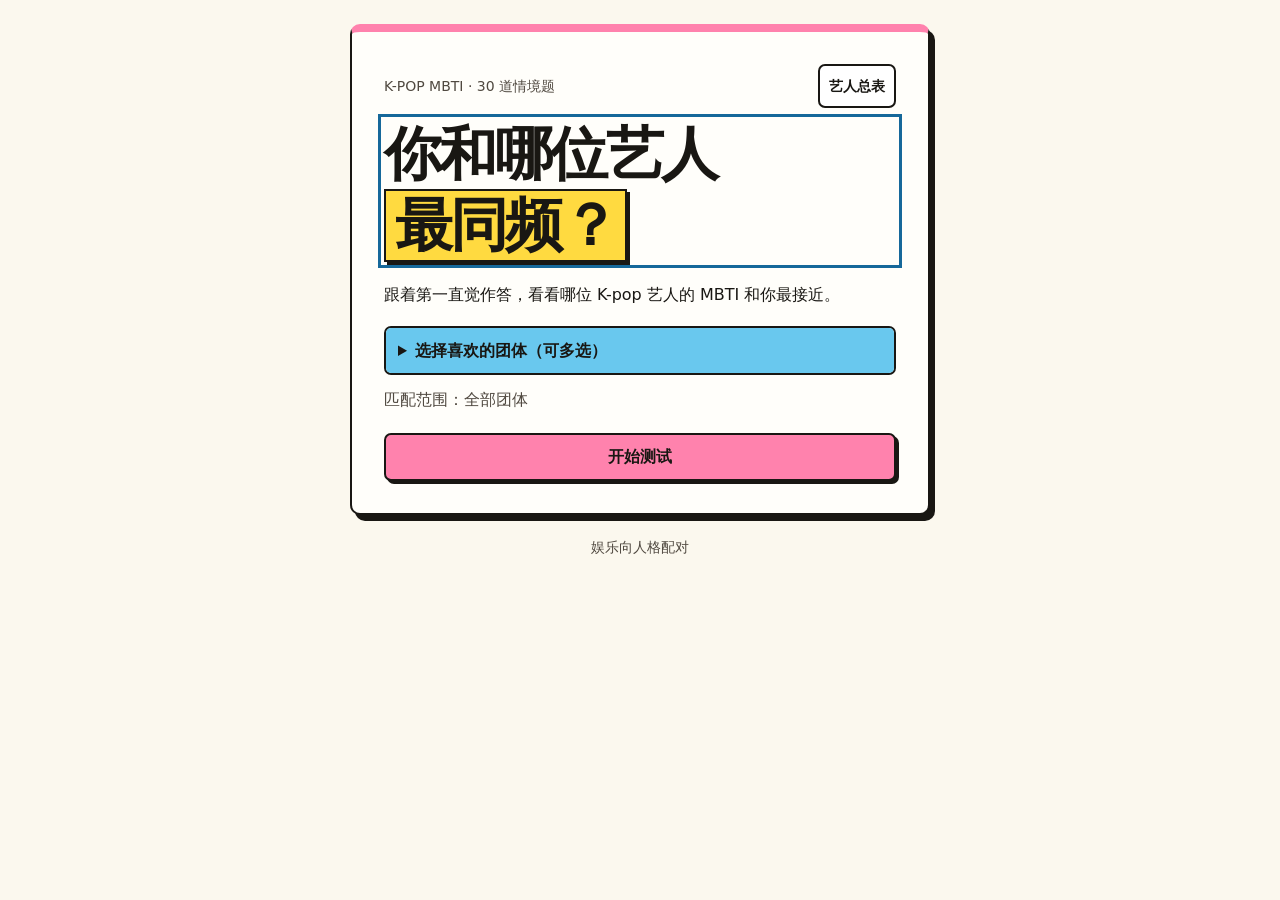
<file: index.html>
<!doctype html>
<html lang="zh-CN">
<meta charset="utf-8">
<meta name="viewport" content="width=device-width, initial-scale=1">
<title>心动同频 · K-POP MBTI</title>
<link rel="stylesheet" href="comic.css">
<main><section id="screen"></section><footer>娱乐向人格配对</footer></main>
<script src="idols.js"></script>
<script src="quiz.js"></script>
</html>
</file>
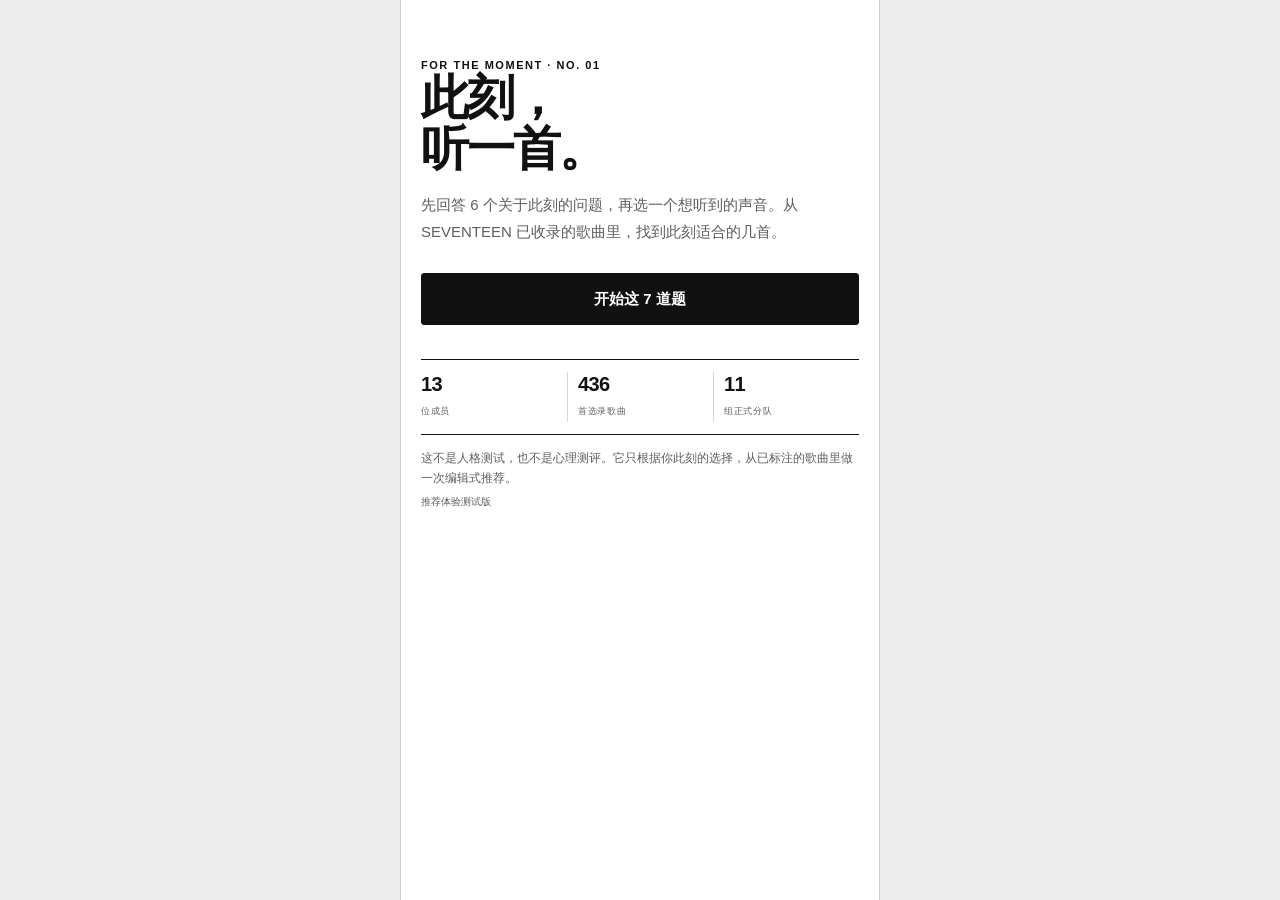
<file: seventeen/index.html>
<!doctype html>
<html lang="zh-CN">
  <head>
    <meta charset="utf-8" />
    <meta name="viewport" content="width=device-width, initial-scale=1, viewport-fit=cover" />
    <meta name="theme-color" content="#ffffff" />
    <meta name="format-detection" content="telephone=no" />
    <title>此刻，听一首｜SEVENTEEN 情绪音乐测试</title>
    <link rel="stylesheet" href="./styles.css" />
  </head>
  <body>
    <div id="app" class="app"></div>
    <div id="toast" class="toast" role="status"></div>
    <noscript>这个测试需要开启 JavaScript。</noscript>
    <script src="./catalog-data.js"></script>
    <script src="./engine.js"></script>
    <script src="./app-card-v2.js"></script>
  </body>
</html>
</file>
<file: comic.css>
:root {
  --ink: #191713;
  --paper: #fbf8ee;
  --yellow: #ffda40;
  --pink: #ff82ad;
  --blue: #69c8ee;
}
* { box-sizing: border-box; }
body { margin: 0; color: var(--ink); background: var(--paper); font: 16px/1.6 system-ui, sans-serif; }
main { width: min(100%, 620px); margin-inline: auto; padding: 24px 20px 32px; }
section { padding: clamp(16px, 5vw, 32px); background: #fffefa; border: 2px solid var(--ink); border-top: 8px solid var(--pink); border-radius: 10px; box-shadow: 5px 6px var(--ink); }
h1 { font-size: clamp(2rem, 8vw, 3.6rem); line-height: 1.2; letter-spacing: -.045em; font-weight: 950; margin: 12px 0 20px; }
h2 { font-size: 1.45rem; line-height: 1.4; }
mark { display: inline-block; color: inherit; background: var(--yellow); padding-inline: .15em; border: 2px solid var(--ink); box-shadow: 3px 3px var(--ink); }
p { margin: 12px 0; }
.muted, footer { color: #504940; }
footer { text-align: center; margin-top: 22px; font-size: .85rem; }
.card-toolbar { display: flex; align-items: center; justify-content: space-between; gap: 12px; }
.card-toolbar p { margin: 0; font-size: .875rem; }
.card-toolbar button { width: auto; flex-shrink: 0; min-height: 44px; padding: 6px 9px; font-size: .875rem; text-align: center; }
button, input, select { font: inherit; color: inherit; }
button { width: 100%; min-height: 48px; border: 2px solid var(--ink); border-radius: 7px; background: white; text-align: left; padding: 9px 13px; font-weight: 800; cursor: pointer; }
button + button { margin-top: 9px; }
button.primary { margin-top: 8px; background: var(--pink); text-align: center; box-shadow: 3px 3px var(--ink); }
button.primary + button { margin-top: 12px; }
button[aria-pressed=true] { background: var(--yellow); box-shadow: 2px 2px var(--ink); }
button:disabled { opacity: .52; cursor: default; }
.quiz-actions { display: grid; grid-template-columns: repeat(2, minmax(0, 1fr)); gap: 10px; margin-top: 12px; }
.quiz-actions #back, .quiz-actions #next { margin: 0; padding-inline: 6px; text-align: center; }
:focus-visible { outline: 3px solid #16689a; outline-offset: 3px; }
progress { width: 100%; accent-color: #cf2868; }
.type { width: fit-content; padding-inline: .25em; background: var(--yellow); border: 2px solid var(--ink); box-shadow: 3px 3px var(--ink); letter-spacing: .06em; }
details { margin-top: 18px; border: 2px solid var(--ink); border-radius: 7px; padding: 0 12px 10px; background: var(--paper); }
summary { margin: 0 -12px -10px; padding: 10px 12px; background: var(--blue); border-radius: 5px; font-weight: 900; cursor: pointer; }
details[open] summary { margin-bottom: 10px; border-bottom: 2px solid var(--ink); }
label { display: block; font-weight: 800; margin-top: 10px; }
input, select { width: 100%; min-height: 44px; border: 2px solid var(--ink); border-radius: 6px; background: white; padding: 7px 9px; }
.group-options { max-height: 190px; overflow: auto; margin: 8px 0; border: 1px solid var(--ink); padding: 0 8px; background: white; }
.group-options label { display: flex; align-items: center; gap: 8px; min-height: 44px; margin: 0; overflow-wrap: anywhere; cursor: pointer; }
.group-options input { width: 18px; min-height: 18px; flex: none; accent-color: #b32359; }
.popular-groups { display: flex; flex-wrap: wrap; gap: 7px; margin-bottom: 12px; }
.popular-groups button { width: auto; min-height: 44px; margin: 0; padding: 5px 9px; font-size: .875rem; }
#group-selection, #scope { overflow-wrap: anywhere; }
.directory { max-height: 55vh; overflow: auto; margin: 12px 0; border: 2px solid var(--ink); border-radius: 6px; }
table { width: 100%; table-layout: fixed; border-collapse: collapse; font-size: .9rem; }
th, td { text-align: left; padding: 8px; overflow-wrap: anywhere; border-bottom: 1px dotted #81786b; }
th { background: var(--blue); }
th:last-child { width: 64px; }
thead { position: sticky; top: 0; }
tbody tr:nth-child(even) { background: var(--paper); }
</file>
<file: seventeen/styles.css>
:root {
  --ink: #111111;
  --paper: #ffffff;
  --muted: #5e5e5e;
  --line: #d7d7d7;
  --wash: #f5f5f5;
  --font: -apple-system, BlinkMacSystemFont, "Helvetica Neue", "PingFang SC", "Hiragino Sans GB", "Microsoft YaHei", sans-serif;
}

* {
  box-sizing: border-box;
  -webkit-tap-highlight-color: transparent;
}

html,
body {
  margin: 0;
  background: #ffffff;
  color: var(--ink);
  font-family: var(--font);
  font-size: 16px;
  line-height: 1.6;
  -webkit-text-size-adjust: 100%;
}

button,
textarea {
  font-family: var(--font);
  color: var(--ink);
}

button {
  cursor: pointer;
}

.app {
  width: 100%;
  max-width: 480px;
  min-height: 100vh;
  margin: 0 auto;
  overflow-x: hidden;
  background: var(--paper);
}

@media (min-width: 520px) {
  body {
    background: #ededed;
  }
  .app {
    border-left: 1px solid #cfcfcf;
    border-right: 1px solid #cfcfcf;
  }
}

.screen {
  min-height: 100vh;
  padding: 18px 20px 26px;
  padding-bottom: calc(26px + env(safe-area-inset-bottom));
  display: flex;
  flex-direction: column;
}

.topbar {
  display: flex;
  align-items: flex-start;
  justify-content: space-between;
  padding-bottom: 14px;
  border-bottom: 1px solid var(--ink);
}

.brand {
  display: flex;
  align-items: center;
  font-size: 11px;
  font-weight: 700;
  line-height: 1.35;
  letter-spacing: 0.13em;
  text-transform: uppercase;
}

.brand-mark {
  width: 17px;
  height: 17px;
  margin-right: 8px;
  border: 1px solid var(--ink);
  display: flex;
  align-items: center;
  justify-content: center;
  font-size: 9px;
  letter-spacing: 0;
  line-height: 1;
}

.topbar-meta {
  max-width: 130px;
  color: var(--muted);
  font-size: 10px;
  line-height: 1.45;
  letter-spacing: 0.08em;
  text-align: right;
  text-transform: uppercase;
}

.topbar-meta strong {
  display: block;
  color: var(--ink);
  font-weight: 700;
}

.kicker {
  margin: 0;
  font-size: 11px;
  font-weight: 700;
  line-height: 1.4;
  letter-spacing: 0.14em;
  text-transform: uppercase;
}

h1,
h2,
h3,
p {
  margin-top: 0;
}

h1 {
  margin-bottom: 16px;
  font-size: 42px;
  line-height: 1.12;
  letter-spacing: -0.045em;
  font-weight: 700;
}

h2 {
  margin-bottom: 12px;
  font-size: 28px;
  line-height: 1.24;
  letter-spacing: -0.03em;
  font-weight: 700;
}

.lede {
  margin-bottom: 22px;
  color: var(--muted);
  font-size: 15px;
  line-height: 1.8;
}

.small {
  color: var(--muted);
  font-size: 12px;
  line-height: 1.65;
}

.tiny {
  color: var(--muted);
  font-size: 10px;
  line-height: 1.6;
}

.mt18 {
  margin-top: 18px;
}

/* Home */
.home-main {
  padding-top: 40px;
}

.home h1 {
  max-width: 8.5em;
  font-size: 48px;
  line-height: 1.06;
}

.home-actions {
  display: grid;
  grid-gap: 10px;
  margin-top: 28px;
}

.home-foot {
  margin-top: 34px;
}

.fact-row {
  display: grid;
  grid-template-columns: repeat(3, 1fr);
  border-top: 1px solid var(--ink);
  border-bottom: 1px solid var(--ink);
  padding: 12px 0;
}

.fact {
  padding: 0 10px;
  border-left: 1px solid var(--line);
}

.fact:first-child {
  padding-left: 0;
  border-left: 0;
}

.fact b {
  display: block;
  font-size: 20px;
  line-height: 1.2;
  letter-spacing: -0.03em;
}

.fact span {
  color: var(--muted);
  font-size: 9px;
  letter-spacing: 0.08em;
  text-transform: uppercase;
}

.home-foot .small {
  margin: 14px 0 6px;
}

/* Buttons */
.btn {
  width: 100%;
  min-height: 52px;
  padding: 13px 18px;
  border: 1px solid var(--ink);
  border-radius: 3px;
  background: var(--ink);
  color: var(--paper);
  font-size: 15px;
  font-weight: 700;
  line-height: 1.3;
  text-align: center;
}

.btn:active {
  opacity: 0.8;
}

.btn.secondary {
  background: var(--paper);
  color: var(--ink);
}

.btn.ghost {
  min-height: 44px;
  border-color: transparent;
  background: transparent;
  color: var(--ink);
  font-weight: 600;
  text-decoration: underline;
}

.btn[disabled] {
  opacity: 0.35;
  cursor: not-allowed;
}

.stack {
  display: grid;
  grid-gap: 10px;
}

/* Quiz */
.quiz {
  padding-bottom: 112px;
  padding-bottom: calc(112px + env(safe-area-inset-bottom));
}

.quiz-top {
  display: flex;
  align-items: center;
  margin-top: 18px;
  margin-bottom: 18px;
}

.progress-label {
  flex: 0 0 auto;
  margin-right: 14px;
  font-size: 11px;
  font-weight: 700;
  letter-spacing: 0.1em;
}

.progress-track {
  flex: 1;
  height: 2px;
  background: var(--line);
  overflow: hidden;
}

.progress-fill {
  display: block;
  height: 100%;
  background: var(--ink);
}

.quiz-body {
  flex: 1;
  padding-top: 16px;
}

.question-index {
  margin-bottom: 12px;
  color: var(--muted);
  font-size: 10px;
  font-weight: 700;
  letter-spacing: 0.14em;
  text-transform: uppercase;
}

.question-title {
  margin-bottom: 10px;
  font-size: 30px;
  line-height: 1.24;
  letter-spacing: -0.03em;
}

.question-helper {
  margin-bottom: 22px;
  color: var(--muted);
  font-size: 13px;
  line-height: 1.7;
}

.options {
  display: grid;
  grid-gap: 9px;
}

.option {
  width: 100%;
  min-height: 54px;
  padding: 14px 15px;
  border: 1px solid var(--line);
  border-radius: 3px;
  background: var(--paper);
  font-size: 15px;
  line-height: 1.45;
  text-align: left;
  display: flex;
  align-items: center;
  justify-content: space-between;
}

.option[aria-pressed="true"] {
  border-color: var(--ink);
  background: var(--ink);
  color: var(--paper);
}

.option-key {
  width: 22px;
  height: 22px;
  margin-left: 12px;
  border: 1px solid currentColor;
  border-radius: 50%;
  display: flex;
  align-items: center;
  justify-content: center;
  font-size: 10px;
  opacity: 0.65;
}

.quiz-actions {
  position: fixed;
  z-index: 20;
  left: 50%;
  bottom: 0;
  width: 100%;
  max-width: 480px;
  padding: 12px 20px;
  padding-bottom: calc(12px + env(safe-area-inset-bottom));
  transform: translateX(-50%);
  border-top: 1px solid #e5e5e5;
  background: #ffffff;
  display: grid;
  grid-template-columns: 0.42fr 1fr;
  grid-gap: 10px;
}

/* Voice */
.voice-section {
  margin-top: 26px;
}

.voice-heading {
  display: flex;
  align-items: baseline;
  justify-content: space-between;
  margin-bottom: 10px;
  padding-bottom: 7px;
  border-bottom: 1px solid var(--ink);
}

.voice-heading h3 {
  margin: 0;
  font-size: 14px;
  line-height: 1.4;
}

.voice-heading span {
  color: var(--muted);
  font-size: 10px;
  letter-spacing: 0.03em;
}

.voice-grid {
  display: grid;
  grid-template-columns: 1fr 1fr;
  grid-gap: 8px;
}

.voice-option {
  min-height: 62px;
  padding: 9px 12px;
  border: 1px solid var(--line);
  border-radius: 3px;
  background: var(--paper);
  text-align: left;
  display: flex;
  flex-direction: column;
  justify-content: center;
}

.voice-option[aria-pressed="true"] {
  border-color: var(--ink);
  background: var(--ink);
  color: var(--paper);
}

.voice-option.pending {
  border-style: dashed;
  background: var(--wash);
  color: #777777;
}

.voice-name {
  font-size: 14px;
  font-weight: 600;
  line-height: 1.3;
  word-break: break-word;
}

.voice-status {
  margin-top: 1px;
  color: #333333;
  font-size: 9px;
  font-weight: 700;
  line-height: 1.4;
}

.voice-count {
  margin-top: 1px;
  color: var(--muted);
  font-size: 9px;
  line-height: 1.4;
}

.voice-option[aria-pressed="true"] .voice-status,
.voice-option[aria-pressed="true"] .voice-count {
  color: #c9c9c9;
}

.voice-help {
  margin-top: 18px;
  padding: 12px 13px;
  border-left: 2px solid var(--ink);
  background: var(--wash);
  color: #444444;
  font-size: 11px;
  line-height: 1.7;
}

/* Matching */
.matching {
  justify-content: center;
  align-items: center;
  text-align: center;
}

.match-inner {
  width: 100%;
  max-width: 340px;
  margin: auto 0;
}

.spinner {
  width: 34px;
  height: 34px;
  margin: 0 auto 26px;
  border: 1px solid var(--line);
  border-top-color: var(--ink);
  border-radius: 50%;
  animation: spin 850ms linear infinite;
}

@keyframes spin {
  to { transform: rotate(360deg); }
}

.match-status {
  color: var(--muted);
  font-size: 13px;
  line-height: 1.8;
}

.match-error {
  margin: 18px 0;
  padding: 16px;
  border: 1px solid var(--ink);
  text-align: left;
}

.match-error h2 {
  font-size: 20px;
}

.match-error p {
  margin-bottom: 0;
  color: var(--muted);
  font-size: 13px;
  line-height: 1.7;
}

/* Result */
.result-hero {
  padding: 28px 0 24px;
  border-bottom: 1px solid var(--ink);
}

.result-hero h1 {
  font-size: 40px;
  line-height: 1.1;
}

.result-copy {
  color: #333333;
  font-size: 14px;
  line-height: 1.85;
}

.result-context {
  display: flex;
  flex-wrap: wrap;
  margin-top: 14px;
}

.pill {
  display: inline-block;
  min-height: 25px;
  margin: 0 5px 5px 0;
  padding: 3px 8px;
  border: 1px solid var(--line);
  border-radius: 99px;
  color: #333333;
  font-size: 10px;
  line-height: 1.5;
}

.pill.dark {
  border-color: var(--ink);
  background: var(--ink);
  color: var(--paper);
}

.pill.quality {
  border-style: dashed;
  border-color: var(--ink);
  background: var(--wash);
  color: var(--ink);
  font-weight: 700;
}

.result-section-label {
  display: flex;
  justify-content: space-between;
  margin: 27px 0 12px;
  padding-bottom: 7px;
  border-bottom: 1px solid var(--ink);
  font-size: 10px;
  font-weight: 700;
  letter-spacing: 0.12em;
  text-transform: uppercase;
}

.song-card {
  padding: 20px 0 22px;
  border-bottom: 1px solid var(--line);
}

.song-top {
  display: grid;
  grid-template-columns: 44px 1fr;
  grid-gap: 12px;
  margin-bottom: 13px;
}

.song-rank {
  font-size: 31px;
  line-height: 0.95;
  font-weight: 700;
  letter-spacing: -0.06em;
}

.song-title {
  margin: 0 0 4px;
  font-size: 21px;
  line-height: 1.25;
  letter-spacing: -0.025em;
  word-break: break-word;
}

.song-performers {
  margin: 0;
  color: var(--muted);
  font-size: 11px;
  line-height: 1.6;
  word-break: break-word;
}

.song-meta {
  margin: 0 0 13px 56px;
}

.reason-label {
  margin: 0 0 5px 56px;
  color: var(--muted);
  font-size: 9px;
  font-weight: 700;
  letter-spacing: 0.12em;
  text-transform: uppercase;
}

.song-reason {
  margin: 0 0 14px 56px;
  color: #333333;
  font-size: 12.5px;
  line-height: 1.78;
}

.listen {
  margin-left: 56px;
}

.listen-btn {
  width: 100%;
  padding: 11px 13px;
  border: 1px solid var(--ink);
  border-radius: 3px;
  background: var(--paper);
  color: var(--ink);
  font-size: 12px;
  font-weight: 700;
  line-height: 1.4;
  display: flex;
  justify-content: space-between;
  align-items: center;
}

.copy-mark {
  font-size: 15px;
}

.listen-note {
  margin-top: 6px;
  color: #737373;
  font-size: 9px;
  line-height: 1.55;
}

.result-actions {
  display: grid;
  grid-gap: 9px;
  margin-top: 24px;
}

.result-notice {
  margin-top: 20px;
  padding: 14px;
  border: 1px solid var(--line);
  color: var(--muted);
  font-size: 10px;
  line-height: 1.7;
}

.result-notice strong {
  color: var(--ink);
}

.result-partial {
  border-color: var(--ink);
  background: var(--wash);
  color: #333333;
  font-size: 11px;
}

.result-unreviewed {
  border-style: dashed;
  border-color: var(--ink);
  background: var(--paper);
  color: #333333;
  font-size: 11px;
}

.result-foot {
  display: flex;
  justify-content: flex-end;
  margin-top: 23px;
  padding-top: 12px;
  border-top: 1px solid var(--line);
  color: var(--muted);
  font-size: 9px;
  letter-spacing: 0.05em;
}

/* Modal */
.modal-backdrop {
  position: fixed;
  z-index: 60;
  top: 0;
  right: 0;
  bottom: 0;
  left: 0;
  background: rgba(0, 0, 0, 0.48);
  display: flex;
  align-items: flex-end;
  justify-content: center;
  padding: 20px;
}

.partial-modal,
.text-modal,
.image-modal {
  width: 100%;
  max-width: 420px;
  max-height: 80vh;
  overflow-y: auto;
  padding: 22px;
  border: 1px solid var(--ink);
  background: var(--paper);
}

.partial-modal h2 {
  margin: 8px 0 12px;
  font-size: 24px;
}

.partial-modal p {
  color: var(--muted);
  font-size: 13px;
  line-height: 1.75;
}

.partial-count {
  display: inline-block;
  margin-bottom: 4px;
  padding: 4px 8px;
  border: 1px solid var(--ink);
  font-size: 11px;
  font-weight: 700;
}

.partial-actions {
  display: grid;
  grid-gap: 8px;
  margin-top: 18px;
}

.text-modal textarea {
  width: 100%;
  height: 90px;
  margin: 8px 0 14px;
  padding: 10px;
  border: 1px solid var(--ink);
  background: var(--wash);
  font-size: 14px;
  line-height: 1.6;
}

.image-modal img {
  display: block;
  width: 100%;
  height: auto;
  margin: 8px 0 14px;
  border: 1px solid var(--line);
}

/* Toast */
.toast {
  position: fixed;
  z-index: 80;
  left: 50%;
  bottom: 24px;
  width: 86%;
  max-width: 400px;
  padding: 11px 14px;
  transform: translate(-50%, 12px);
  border: 1px solid var(--ink);
  background: var(--ink);
  color: var(--paper);
  font-size: 12px;
  line-height: 1.5;
  text-align: center;
  opacity: 0;
  pointer-events: none;
  transition: opacity 160ms ease, transform 160ms ease;
}

.toast.show {
  opacity: 1;
  transform: translate(-50%, 0);
}

@media (max-width: 360px) {
  .screen {
    padding-left: 16px;
    padding-right: 16px;
  }
  .quiz-actions {
    padding-left: 16px;
    padding-right: 16px;
  }
  .voice-grid {
    grid-template-columns: 1fr;
  }
  .song-top {
    grid-template-columns: 38px 1fr;
  }
  .song-meta,
  .reason-label,
  .song-reason,
  .listen {
    margin-left: 50px;
  }
  .home h1 {
    font-size: 40px;
  }
}

@media (prefers-reduced-motion: reduce) {
  * {
    animation-duration: 0.01ms !important;
    transition-duration: 0.01ms !important;
  }
}
</file>
